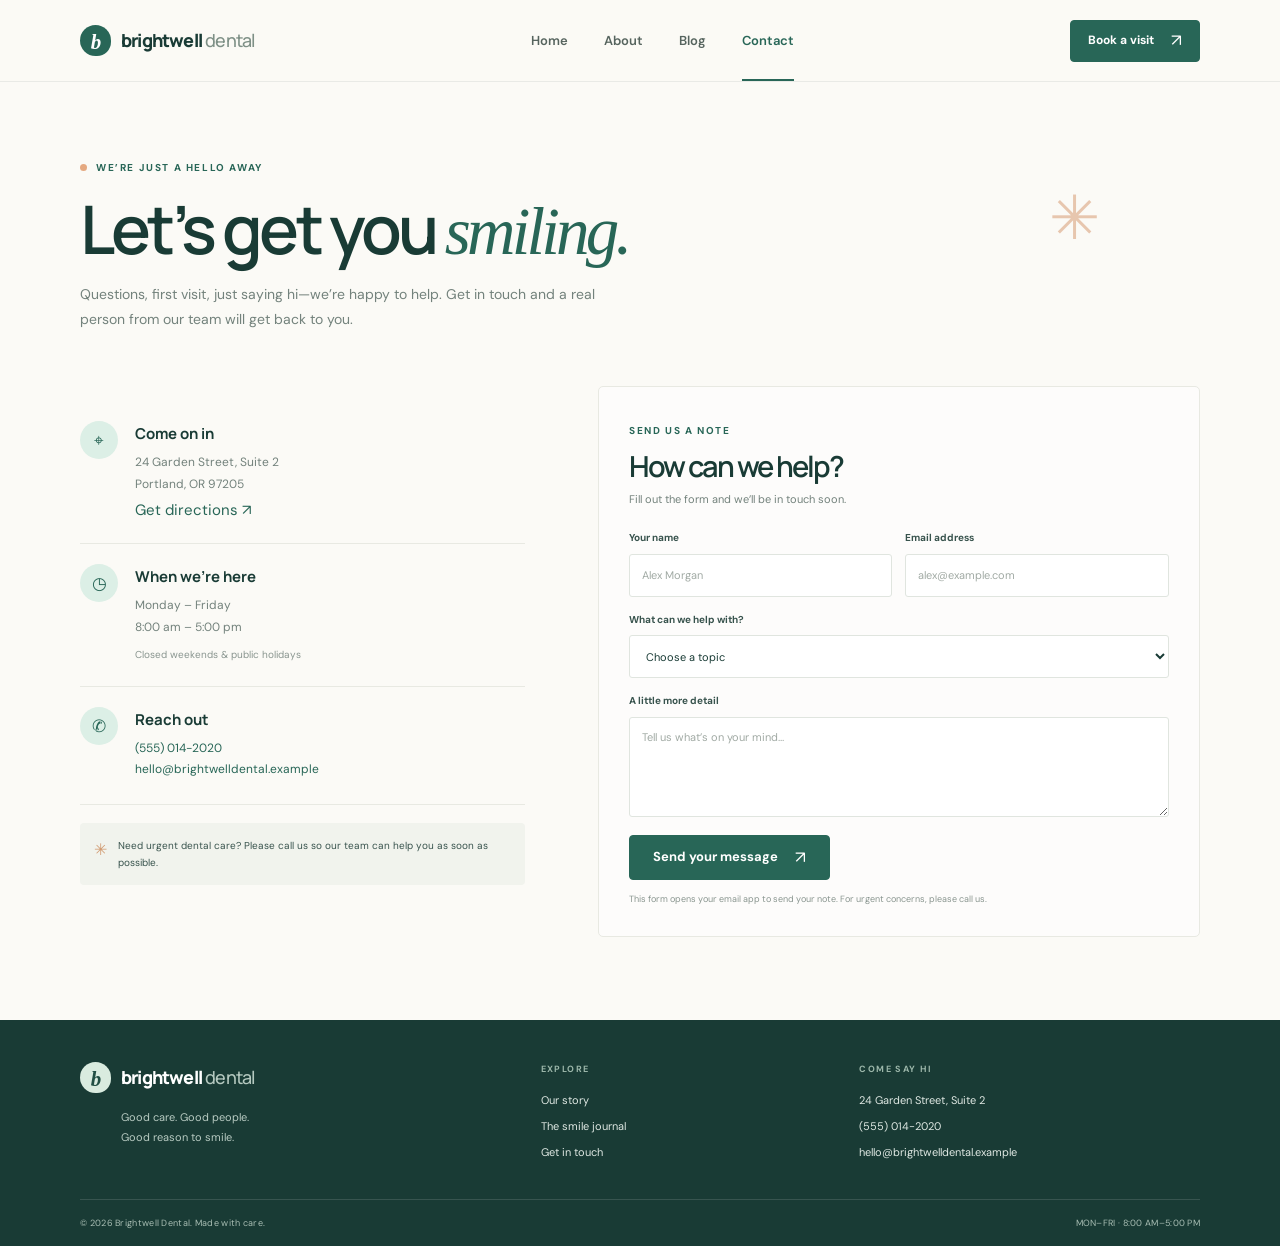
<file: contact.html>
<!DOCTYPE html>
<html lang="en">
<head>
    <meta charset="UTF-8">
    <meta name="viewport" content="width=device-width, initial-scale=1.0">
    <meta name="description" content="Contact Brightwell Dental to plan a visit, ask a question, or find our neighborhood dental studio.">
    <title>Contact | Brightwell Dental</title>
    <link rel="preconnect" href="https://fonts.googleapis.com">
    <link rel="preconnect" href="https://fonts.gstatic.com" crossorigin>
    <link href="https://fonts.googleapis.com/css2?family=DM+Sans:wght@400;500;600;700&family=Manrope:wght@400;500;600;700;800&display=swap" rel="stylesheet">
    <link rel="stylesheet" href="clinic.css">
</head>
<body>
    <header class="site-header">
        <div class="container nav-wrap">
            <a class="brand" href="index.html" aria-label="Brightwell Dental home"><span class="brand-mark" aria-hidden="true">b</span><span>brightwell<span class="brand-light"> dental</span></span></a>
            <nav class="main-nav" aria-label="Main navigation">
                <a href="index.html">Home</a><a href="about.html">About</a><a href="blog.html">Blog</a><a class="active" href="contact.html" aria-current="page">Contact</a>
            </nav>
            <a class="button button-small nav-cta" href="#contact-form">Book a visit <span aria-hidden="true">↗</span></a>
        </div>
    </header>

    <main>
        <section class="contact-intro container">
            <div><span class="eyebrow"><span class="eyebrow-dot"></span> WE’RE JUST A HELLO AWAY</span><h1>Let’s get you <em>smiling.</em></h1><p>Questions, first visit, just saying hi—we’re happy to help. Get in touch and a real person from our team will get back to you.</p></div>
            <span class="contact-sparkle" aria-hidden="true">✳</span>
        </section>

        <section class="container contact-layout">
            <div class="contact-details">
                <article class="contact-detail"><span class="detail-icon" aria-hidden="true">⌖</span><div><h2>Come on in</h2><p>24 Garden Street, Suite 2<br>Portland, OR 97205</p><a href="https://maps.google.com/?q=24+Garden+Street+Portland+OR+97205" target="_blank" rel="noreferrer">Get directions <span aria-hidden="true">↗</span></a></div></article>
                <article class="contact-detail"><span class="detail-icon" aria-hidden="true">◷</span><div><h2>When we’re here</h2><p>Monday – Friday<br>8:00 am – 5:00 pm</p><small>Closed weekends &amp; public holidays</small></div></article>
                <article class="contact-detail"><span class="detail-icon" aria-hidden="true">✆</span><div><h2>Reach out</h2><p><a href="tel:+15550142020">(555) 014-2020</a><br><a href="mailto:hello@brightwelldental.example">hello@brightwelldental.example</a></p></div></article>
                <div class="contact-note"><span aria-hidden="true">✳</span><p>Need urgent dental care? Please call us so our team can help you as soon as possible.</p></div>
            </div>
            <form class="contact-form" id="contact-form" action="mailto:hello@brightwelldental.example" method="post" enctype="text/plain">
                <span class="eyebrow">SEND US A NOTE</span>
                <h2>How can we help?</h2>
                <p class="form-intro">Fill out the form and we’ll be in touch soon.</p>
                <div class="form-row">
                    <label for="name">Your name<input id="name" name="name" type="text" placeholder="Alex Morgan" autocomplete="name" required></label>
                    <label for="email">Email address<input id="email" name="email" type="email" placeholder="alex@example.com" autocomplete="email" required></label>
                </div>
                <label for="reason">What can we help with?
                    <select id="reason" name="reason" required>
                        <option value="" selected disabled>Choose a topic</option>
                        <option>I'd like to book a visit</option>
                        <option>I'm a new patient</option>
                        <option>I have a question</option>
                        <option>Something else</option>
                    </select>
                </label>
                <label for="message">A little more detail<textarea id="message" name="message" rows="4" placeholder="Tell us what’s on your mind…"></textarea></label>
                <button class="button" type="submit">Send your message <span aria-hidden="true">↗</span></button>
                <p class="form-disclaimer">This form opens your email app to send your note. For urgent concerns, please call us.</p>
            </form>
        </section>
    </main>

    <footer class="site-footer contact-footer">
        <div class="container footer-main">
            <div><a class="brand brand-footer" href="index.html"><span class="brand-mark" aria-hidden="true">b</span><span>brightwell<span class="brand-light"> dental</span></span></a><p>Good care. Good people.<br>Good reason to smile.</p></div>
            <div class="footer-links"><span>EXPLORE</span><a href="about.html">Our story</a><a href="blog.html">The smile journal</a><a href="contact.html">Get in touch</a></div>
            <div class="footer-links"><span>COME SAY HI</span><a href="contact.html">24 Garden Street, Suite 2</a><a href="tel:+15550142020">(555) 014-2020</a><a href="mailto:hello@brightwelldental.example">hello@brightwelldental.example</a></div>
        </div>
        <div class="container footer-bottom"><span>© 2026 Brightwell Dental. Made with care.</span><span>MON–FRI · 8:00 AM–5:00 PM</span></div>
    </footer>
</body>
</html>
</file>
<file: clinic.css>
:root {
    --ink: #193b35;
    --ink-soft: #38534d;
    --muted: #73827c;
    --paper: #fbfaf6;
    --white: #fff;
    --mint: #dcefe6;
    --green: #286657;
    --green-dark: #214f44;
    --peach: #f4ddd0;
    --line: #e8e9e2;
    --heading: "Manrope", "Avenir Next", Arial, sans-serif;
    --body: "DM Sans", "Avenir Next", Arial, sans-serif;
}

* { box-sizing: border-box; }
html { scroll-behavior: smooth; }
body {
    margin: 0;
    background: var(--paper);
    color: var(--ink);
    font-family: var(--body);
    font-size: 15px;
    line-height: 1.65;
    -webkit-font-smoothing: antialiased;
}
img { display: block; max-width: 100%; }
a { color: inherit; text-decoration: none; }
button, input, select, textarea { font: inherit; }
.container { width: min(1120px, calc(100% - 64px)); margin-inline: auto; }

.site-header { height: 82px; border-bottom: 1px solid rgba(25, 59, 53, .08); background: rgba(251, 250, 246, .94); }
.nav-wrap { height: 100%; display: flex; align-items: center; justify-content: space-between; gap: 28px; }
.brand { display: inline-flex; align-items: center; gap: 10px; font-family: var(--heading); font-size: 18px; font-weight: 800; letter-spacing: -.8px; white-space: nowrap; }
.brand-mark { display: grid; width: 31px; height: 31px; place-items: center; border-radius: 50% 50% 45% 50%; background: var(--green); color: var(--white); font-family: Georgia, serif; font-size: 21px; font-style: italic; font-weight: 700; }
.brand-light { color: #7e9086; font-weight: 500; }
.main-nav { display: flex; align-items: center; gap: 36px; height: 100%; }
.main-nav a { position: relative; display: grid; height: 100%; align-items: center; color: #56645e; font-size: 13px; font-weight: 600; transition: color .2s ease; }
.main-nav a:hover, .main-nav a.active { color: var(--green); }
.main-nav a.active::after { position: absolute; right: 0; bottom: 0; left: 0; height: 2px; background: var(--green); content: ""; }
.button { display: inline-flex; min-height: 52px; align-items: center; justify-content: center; gap: 17px; padding: 0 23px; border: 1px solid var(--green); border-radius: 4px; background: var(--green); color: var(--white); font-size: 13px; font-weight: 700; transition: background .2s ease, transform .2s ease; }
.button:hover { transform: translateY(-2px); background: var(--green-dark); }
.button span { font-size: 17px; font-weight: 400; }
.button-small { min-height: 42px; padding-inline: 17px; font-size: 12px; }
.button-dark { background: var(--ink); border-color: var(--ink); }
.button-dark:hover { background: #102d27; }
.button-light { border-color: var(--white); background: var(--white); color: var(--green-dark); }
.button-light:hover { background: #f2f5ef; }
.eyebrow { display: inline-flex; align-items: center; gap: 9px; color: var(--green); font-size: 10px; font-weight: 700; letter-spacing: 1.6px; line-height: 1.5; }
.eyebrow-dot { width: 7px; height: 7px; border-radius: 50%; background: #e5a981; }
.text-link { display: inline-flex; align-items: center; gap: 10px; color: var(--green); font-size: 13px; font-weight: 700; }
.text-link span { font-size: 19px; font-weight: 400; transition: transform .2s ease; }
.text-link:hover span { transform: translateX(4px); }

.hero { display: grid; min-height: 562px; grid-template-columns: 1.02fr .98fr; align-items: center; gap: 58px; padding-top: 48px; padding-bottom: 58px; }
.hero-copy { padding-block: 22px; }
h1, h2, h3, p { margin-top: 0; }
h1, h2, h3 { font-family: var(--heading); }
h1 { max-width: 570px; margin: 19px 0 20px; font-size: clamp(43px, 5.1vw, 66px); font-weight: 600; letter-spacing: -3.8px; line-height: 1.08; }
h1 em, h2 em { color: var(--green); font-family: Georgia, "Times New Roman", serif; font-weight: 400; }
.hero-copy > p { max-width: 445px; margin-bottom: 28px; color: var(--muted); font-size: 15px; line-height: 1.8; }
.hero-actions { display: flex; align-items: center; gap: 25px; }
.hero-proof { display: flex; align-items: center; gap: 12px; margin-top: 36px; }
.avatar-stack { display: flex; padding-left: 2px; }
.avatar-stack img { width: 31px; height: 31px; margin-left: -3px; border: 2px solid var(--paper); border-radius: 50%; object-fit: cover; }
.hero-proof > div:nth-child(2) { display: grid; gap: 1px; }
.hero-proof strong { font-size: 11px; }
.hero-proof > div:nth-child(2) span { color: var(--muted); font-size: 10px; }
.rating { margin-left: auto; color: #d99c58; font-size: 12px; letter-spacing: 1px; white-space: nowrap; }
.rating small { color: var(--ink); font-size: 11px; font-weight: 700; letter-spacing: 0; }
.hero-visual { position: relative; height: 430px; }
.hero-image { width: 100%; height: 100%; border-radius: 48% 48% 5px 5px; object-fit: cover; object-position: center 43%; }
.image-label { position: absolute; bottom: 23px; left: -30px; display: flex; align-items: center; gap: 12px; padding: 13px 18px; border: 1px solid rgba(25, 59, 53, .05); border-radius: 4px; background: var(--white); box-shadow: 0 12px 40px rgba(25, 59, 53, .1); }
.label-icon { display: grid; width: 34px; height: 34px; place-items: center; border-radius: 50%; background: var(--mint); color: var(--green); font-size: 18px; }
.image-label > span:last-child { display: grid; gap: 1px; }
.image-label strong { font-family: var(--heading); font-size: 11px; }
.image-label small { color: var(--muted); font-size: 10px; }
.hero-stamp { position: absolute; top: 31px; right: -28px; display: grid; width: 92px; height: 92px; align-content: center; justify-items: center; border: 1px solid rgba(40, 102, 87, .36); border-radius: 50%; background: var(--paper); color: var(--green); text-align: center; transform: rotate(10deg); }
.hero-stamp span { font-size: 9px; font-weight: 700; letter-spacing: 1.2px; line-height: 1.4; }
.hero-stamp b { margin-top: 2px; font-size: 14px; }
.trust-strip { border-block: 1px solid var(--line); background: #f5f5ef; }
.trust-inner { display: flex; min-height: 70px; align-items: center; justify-content: space-between; gap: 22px; }
.trust-inner > span { color: var(--muted); font-size: 9px; font-weight: 700; letter-spacing: 1.5px; }
.trust-inner div { color: var(--ink-soft); font-size: 11px; font-weight: 600; }
.trust-inner div b { margin-right: 8px; color: #a3b4a9; font-family: var(--heading); font-size: 11px; }

.section { padding-block: 91px; }
.section-heading { display: flex; align-items: end; justify-content: space-between; gap: 22px; margin-bottom: 32px; }
.section-heading h2, .about-copy h2, .story-copy h2, .contact-form h2 { margin: 11px 0 0; font-size: clamp(31px, 3.3vw, 43px); font-weight: 600; letter-spacing: -2px; line-height: 1.2; }
.section-heading .text-link { margin-bottom: 8px; }
.service-grid { display: grid; grid-template-columns: repeat(3, 1fr); gap: 17px; }
.service-card { position: relative; min-height: 239px; padding: 24px 25px; border: 1px solid var(--line); border-radius: 5px; background: rgba(255, 255, 255, .46); transition: border-color .2s ease, transform .2s ease; }
.service-card:hover { transform: translateY(-4px); border-color: #bdd4c7; }
.service-icon { display: grid; width: 40px; height: 40px; margin-bottom: 17px; place-items: center; border-radius: 50%; font-size: 20px; }
.mint { background: var(--mint); color: var(--green); }
.peach { background: var(--peach); color: #a76849; }
.blue { background: #e0e8ed; color: #54717c; }
.card-number { color: #8a9891; font-size: 9px; font-weight: 700; letter-spacing: 1.1px; }
.service-card h3 { margin: 7px 0 8px; font-size: 19px; font-weight: 700; letter-spacing: -.5px; }
.service-card p { max-width: 280px; margin-bottom: 0; color: var(--muted); font-size: 12px; line-height: 1.7; }
.arrow-link { position: absolute; right: 21px; bottom: 20px; color: var(--green); font-size: 18px; }
.home-about { padding-block: 68px; background: #f1f3ed; }
.about-split { display: grid; grid-template-columns: 1fr .9fr; align-items: center; gap: 83px; }
.about-image-wrap { position: relative; height: 365px; }
.about-image-wrap img { width: 100%; height: 100%; border-radius: 5px; object-fit: cover; }
.since-badge { position: absolute; right: -24px; bottom: 24px; display: grid; width: 92px; height: 92px; align-content: center; justify-items: center; border-radius: 50%; background: #edc7a9; color: var(--ink); text-align: center; transform: rotate(7deg); }
.since-badge strong { font-family: var(--heading); font-size: 11px; line-height: 1.2; }
.since-badge span { margin-top: 4px; font-size: 9px; }
.about-copy h2 { max-width: 440px; margin-block: 14px 17px; }
.about-copy > p { max-width: 440px; margin-bottom: 23px; color: var(--muted); font-size: 13px; line-height: 1.85; }
.quote-card { max-width: 770px; margin-inline: auto; padding: 30px 52px; border: 1px solid var(--line); border-radius: 5px; background: rgba(255, 255, 255, .54); }
.quote-mark { display: block; height: 38px; color: #a9c8b6; font-family: Georgia, serif; font-size: 54px; line-height: 1; }
.quote-card blockquote { margin: 7px 0 24px; font-family: var(--heading); font-size: clamp(19px, 2.3vw, 27px); font-weight: 500; letter-spacing: -.7px; line-height: 1.5; }
.quote-credit { display: flex; align-items: center; gap: 10px; }
.quote-avatar { display: grid; width: 34px; height: 34px; place-items: center; border-radius: 50%; background: var(--peach); color: #765342; font-size: 10px; font-weight: 700; }
.quote-credit > span:nth-child(2) { display: grid; gap: 1px; }
.quote-credit strong { font-size: 11px; }
.quote-credit small { color: var(--muted); font-size: 10px; }
.quote-credit .rating { margin-left: auto; }
.bottom-cta { padding-block: 55px; background: var(--green-dark); color: var(--white); }
.cta-inner { display: flex; align-items: center; justify-content: space-between; gap: 28px; }
.cta-inner .eyebrow { color: #c4d9cc; }
.cta-inner h2 { margin: 8px 0 5px; font-size: clamp(25px, 3vw, 35px); font-weight: 600; letter-spacing: -1.5px; }
.cta-inner p { margin-bottom: 0; color: #d1ded7; font-size: 12px; }
.site-footer { padding-top: 49px; background: #193b35; color: var(--white); }
.footer-main { display: grid; grid-template-columns: 1.5fr 1fr 1.2fr; gap: 35px; padding-bottom: 38px; }
.brand-footer { color: var(--white); }
.brand-footer .brand-mark { background: #d9ebdf; color: var(--green-dark); }
.brand-footer .brand-light { color: #b4c8bf; }
.footer-main > div:first-child p { margin: 14px 0 0 41px; color: #b8cbc2; font-size: 11px; line-height: 1.8; }
.footer-links { display: grid; align-content: start; gap: 8px; }
.footer-links > span { margin-bottom: 6px; color: #9cb7aa; font-size: 9px; font-weight: 700; letter-spacing: 1.4px; }
.footer-links a { width: fit-content; color: #e0e9e4; font-size: 11px; }
.footer-links a:hover { color: #a9d0bd; }
.footer-bottom { display: flex; min-height: 47px; align-items: center; justify-content: space-between; gap: 15px; border-top: 1px solid rgba(255, 255, 255, .13); color: #a9beb4; font-size: 9px; letter-spacing: .3px; }

.page-hero { padding-top: 66px; }
.page-hero h1, .blog-heading h1, .contact-intro h1 { max-width: 770px; margin-top: 14px; font-size: clamp(43px, 5.5vw, 67px); }
.page-hero > p, .blog-heading > p { max-width: 585px; margin-bottom: 29px; color: var(--muted); font-size: 14px; line-height: 1.8; }
.page-hero-image { position: relative; height: 350px; overflow: hidden; border-radius: 5px; }
.page-hero-image img { width: 100%; height: 100%; object-fit: cover; object-position: center 48%; }
.image-caption { position: absolute; right: 15px; bottom: 15px; padding: 10px 14px; border-radius: 3px; background: var(--white); color: var(--ink); font-size: 10px; }
.about-story { display: grid; grid-template-columns: .7fr 1.3fr; gap: 60px; }
.story-label { display: flex; align-items: center; gap: 14px; padding-top: 9px; }
.story-line { width: 42px; height: 1px; background: #afc5b8; }
.story-year { color: var(--muted); font-size: 9px; font-weight: 700; letter-spacing: 1px; }
.story-copy h2 { max-width: 640px; margin-bottom: 19px; font-size: clamp(31px, 4vw, 46px); font-weight: 600; letter-spacing: -2px; line-height: 1.25; }
.story-copy p { max-width: 620px; margin-bottom: 13px; color: var(--muted); font-size: 13px; line-height: 1.85; }
.story-copy .text-link { margin-top: 8px; }
.values-section { padding-block: 71px; background: #f1f3ed; }
.values-section .section-heading { margin-bottom: 25px; }
.values-section .section-heading h2 { font-size: 36px; }
.value-grid { display: grid; grid-template-columns: repeat(3, 1fr); gap: 35px; }
.value-card { padding-top: 18px; border-top: 1px solid #d9e0d8; }
.value-card > span { color: #a3b6a8; font-family: var(--heading); font-size: 11px; font-weight: 700; }
.value-card h3 { margin: 13px 0 7px; font-size: 18px; letter-spacing: -.4px; }
.value-card p { max-width: 290px; margin-bottom: 0; color: var(--muted); font-size: 12px; line-height: 1.8; }
.team-section { padding-bottom: 75px; }
.team-grid { display: grid; grid-template-columns: repeat(3, 1fr); gap: 19px; }
.team-card { overflow: hidden; border: 1px solid var(--line); border-radius: 5px; background: rgba(255, 255, 255, .55); }
.team-card img { width: 100%; height: 240px; object-fit: cover; object-position: center 35%; }
.team-card > div { padding: 16px 17px 17px; }
.team-card h3 { margin-bottom: 4px; font-size: 16px; }
.team-card p { margin-bottom: 0; color: var(--muted); font-size: 10px; }
.team-note { margin: 19px 0 0; color: var(--muted); font-size: 11px; text-align: center; }

.contact-intro { position: relative; padding-top: 72px; padding-bottom: 39px; }
.contact-intro > div { max-width: 680px; }
.contact-intro h1 { margin-bottom: 15px; }
.contact-intro p { max-width: 540px; margin-bottom: 0; color: var(--muted); font-size: 14px; line-height: 1.8; }
.contact-sparkle { position: absolute; top: 86px; right: 100px; color: #e7c6ae; font-size: 61px; }
.contact-layout { display: grid; grid-template-columns: .85fr 1.15fr; gap: 73px; padding-top: 15px; padding-bottom: 83px; }
.contact-details { padding-top: 15px; }
.contact-detail { display: flex; gap: 17px; padding-block: 20px; border-bottom: 1px solid var(--line); }
.detail-icon { display: grid; width: 38px; height: 38px; flex: 0 0 38px; place-items: center; border-radius: 50%; background: var(--mint); color: var(--green); font-size: 17px; }
.contact-detail h2 { margin: 1px 0 5px; font-family: var(--heading); font-size: 15px; }
.contact-detail p { margin-bottom: 3px; color: var(--muted); font-size: 12px; line-height: 1.8; }
.contact-detail a { color: var(--green); }
.contact-detail a:hover { text-decoration: underline; }
.contact-detail small { color: #89958f; font-size: 10px; }
.contact-note { display: flex; gap: 11px; margin-top: 18px; padding: 14px; border-radius: 4px; background: #f1f3ed; }
.contact-note > span { color: #d19a70; font-size: 16px; }
.contact-note p { margin: 0; color: var(--ink-soft); font-size: 10px; line-height: 1.7; }
.contact-form { padding: 30px; border: 1px solid var(--line); border-radius: 5px; background: rgba(255, 255, 255, .55); }
.contact-form h2 { margin-top: 7px; font-size: 29px; }
.form-intro { margin: 6px 0 22px; color: var(--muted); font-size: 11px; }
.contact-form label { display: grid; gap: 7px; margin-bottom: 15px; color: var(--ink-soft); font-size: 10px; font-weight: 700; }
.form-row { display: grid; grid-template-columns: 1fr 1fr; gap: 13px; }
.contact-form input, .contact-form select, .contact-form textarea { width: 100%; min-height: 43px; padding: 10px 12px; border: 1px solid #e0e5df; border-radius: 3px; outline: none; background: #fff; color: var(--ink); font-size: 11px; font-weight: 400; }
.contact-form textarea { min-height: 100px; resize: vertical; }
.contact-form input::placeholder, .contact-form textarea::placeholder { color: #a1aaa4; }
.contact-form input:focus, .contact-form select:focus, .contact-form textarea:focus { border-color: #82a997; box-shadow: 0 0 0 3px rgba(40, 102, 87, .09); }
.contact-form .button { min-height: 45px; margin-top: 3px; cursor: pointer; }
.form-disclaimer { margin: 12px 0 0; color: #89958f; font-size: 9px; line-height: 1.6; }
.contact-footer { padding-top: 42px; }

.blog-heading { padding-top: 72px; padding-bottom: 26px; }
.blog-heading h1 { margin-bottom: 14px; }
.blog-heading > p { margin-bottom: 0; }
.blog-content { padding-bottom: 77px; }
.featured-post { display: grid; grid-template-columns: 1.1fr .9fr; align-items: center; gap: 49px; padding-block: 13px 45px; border-bottom: 1px solid var(--line); }
.featured-image { position: relative; height: 340px; overflow: hidden; border-radius: 5px; }
.featured-image img, .blog-card-image img { width: 100%; height: 100%; object-fit: cover; transition: transform .4s ease; }
.featured-image:hover img, .blog-card-image:hover img { transform: scale(1.035); }
.featured-image > span, .blog-card-image > span { position: absolute; top: 14px; left: 14px; padding: 7px 10px; border-radius: 2px; background: var(--white); color: var(--green); font-size: 8px; font-weight: 700; letter-spacing: 1px; }
.post-meta { color: #8b9991; font-size: 9px; font-weight: 700; letter-spacing: 1px; }
.post-meta i { margin-inline: 5px; color: #d6a880; font-style: normal; }
.featured-copy h2 { margin: 12px 0; font-size: clamp(25px, 3vw, 34px); font-weight: 600; letter-spacing: -1.4px; line-height: 1.25; }
.featured-copy > p { margin-bottom: 18px; color: var(--muted); font-size: 12px; line-height: 1.8; }
.blog-list-heading { display: flex; align-items: center; justify-content: space-between; gap: 20px; padding-block: 31px 21px; }
.blog-list-heading h2 { margin: 0; font-size: 22px; letter-spacing: -.8px; }
.blog-list-heading > span { color: var(--muted); font-size: 9px; font-weight: 700; letter-spacing: 1.2px; }
.blog-grid { display: grid; grid-template-columns: repeat(3, 1fr); gap: 19px; }
.blog-card { overflow: hidden; border: 1px solid var(--line); border-radius: 5px; background: rgba(255, 255, 255, .48); }
.blog-card-image { position: relative; display: block; height: 190px; overflow: hidden; }
.blog-card-copy { padding: 18px 17px 20px; }
.blog-card-copy h3 { margin: 9px 0 8px; font-size: 17px; font-weight: 700; letter-spacing: -.6px; line-height: 1.35; }
.blog-card-copy > p { min-height: 61px; margin-bottom: 11px; color: var(--muted); font-size: 11px; line-height: 1.8; }
.blog-card-copy .text-link { font-size: 11px; }
.blog-card-copy .text-link span { font-size: 16px; }

@media (max-width: 850px) {
    .container { width: min(100% - 44px, 700px); }
    .main-nav { gap: 20px; }
    .hero { min-height: auto; gap: 28px; }
    .hero-visual { height: 370px; }
    .hero-proof { flex-wrap: wrap; }
    .trust-inner { flex-wrap: wrap; justify-content: center; padding-block: 16px; }
    .trust-inner > span { width: 100%; text-align: center; }
    .about-split { gap: 42px; }
    .about-story { gap: 34px; }
    .contact-layout { gap: 35px; }
    .featured-post { gap: 30px; }
}
@media (max-width: 620px) {
    .container { width: calc(100% - 36px); }
    .site-header { height: auto; }
    .nav-wrap { min-height: 72px; flex-wrap: wrap; gap: 0 10px; padding-block: 13px 0; }
    .brand { font-size: 16px; }
    .brand-mark { width: 28px; height: 28px; font-size: 19px; }
    .nav-cta { min-height: 36px; padding-inline: 12px; font-size: 10px; }
    .main-nav { order: 3; width: 100%; height: 44px; justify-content: space-between; gap: 12px; }
    .main-nav a { font-size: 11px; }
    .hero { grid-template-columns: 1fr; gap: 27px; padding-top: 44px; padding-bottom: 41px; }
    h1 { font-size: clamp(44px, 12vw, 60px); letter-spacing: -2.8px; }
    .hero-copy > p { font-size: 13px; }
    .hero-actions { flex-wrap: wrap; gap: 18px; }
    .hero-proof { gap: 8px; margin-top: 27px; }
    .hero-proof .rating { margin-left: auto; }
    .hero-visual { height: 340px; margin-inline: 13px; }
    .hero-stamp { right: -20px; width: 75px; height: 75px; }
    .image-label { left: -11px; padding: 10px 12px; }
    .trust-inner { justify-content: flex-start; gap: 9px 16px; }
    .trust-inner > span { text-align: left; }
    .trust-inner div { width: calc(50% - 8px); font-size: 10px; }
    .trust-inner div:last-child { width: 100%; }
    .section { padding-block: 64px; }
    .section-heading { align-items: start; flex-direction: column; margin-bottom: 24px; }
    .section-heading h2, .about-copy h2 { font-size: 34px; letter-spacing: -1.6px; }
    .service-grid, .value-grid, .team-grid, .blog-grid { grid-template-columns: 1fr; }
    .service-card { min-height: 220px; }
    .home-about { padding-block: 48px; }
    .about-split { grid-template-columns: 1fr; gap: 36px; }
    .about-image-wrap { height: 285px; margin-right: 12px; }
    .since-badge { right: -15px; width: 78px; height: 78px; }
    .about-copy > p { font-size: 12px; }
    .quote-card { padding: 24px 22px; }
    .quote-card blockquote { font-size: 20px; }
    .cta-inner { align-items: flex-start; flex-direction: column; }
    .bottom-cta { padding-block: 42px; }
    .footer-main { grid-template-columns: 1fr 1fr; gap: 28px 15px; }
    .footer-main > div:first-child { grid-column: 1 / -1; }
    .footer-bottom { align-items: flex-start; flex-direction: column; justify-content: center; gap: 4px; padding-block: 11px; }
    .page-hero { padding-top: 49px; }
    .page-hero h1, .blog-heading h1, .contact-intro h1 { font-size: clamp(43px, 12vw, 58px); letter-spacing: -2.8px; }
    .page-hero-image { height: 245px; }
    .about-story { grid-template-columns: 1fr; gap: 21px; }
    .story-label { padding-top: 0; }
    .values-section { padding-block: 54px; }
    .values-section .section-heading h2 { font-size: 32px; }
    .value-grid { gap: 19px; }
    .value-card p { max-width: none; }
    .team-card img { height: 280px; }
    .contact-intro { padding-top: 50px; padding-bottom: 24px; }
    .contact-sparkle { top: 43px; right: 10px; font-size: 35px; }
    .contact-layout { grid-template-columns: 1fr; gap: 29px; padding-bottom: 58px; }
    .contact-details { padding-top: 0; }
    .contact-form { padding: 22px 17px; }
    .form-row { grid-template-columns: 1fr; gap: 0; }
    .blog-heading { padding-top: 49px; }
    .featured-post { grid-template-columns: 1fr; gap: 21px; padding-bottom: 32px; }
    .featured-image { height: 235px; }
    .blog-list-heading { align-items: flex-start; flex-direction: column; gap: 6px; }
    .blog-card-image { height: 220px; }
    .blog-card-copy > p { min-height: 0; }
}

@media (prefers-reduced-motion: reduce) {
    *, *::before, *::after { scroll-behavior: auto !important; transition-duration: .01ms !important; }
}
</file>
